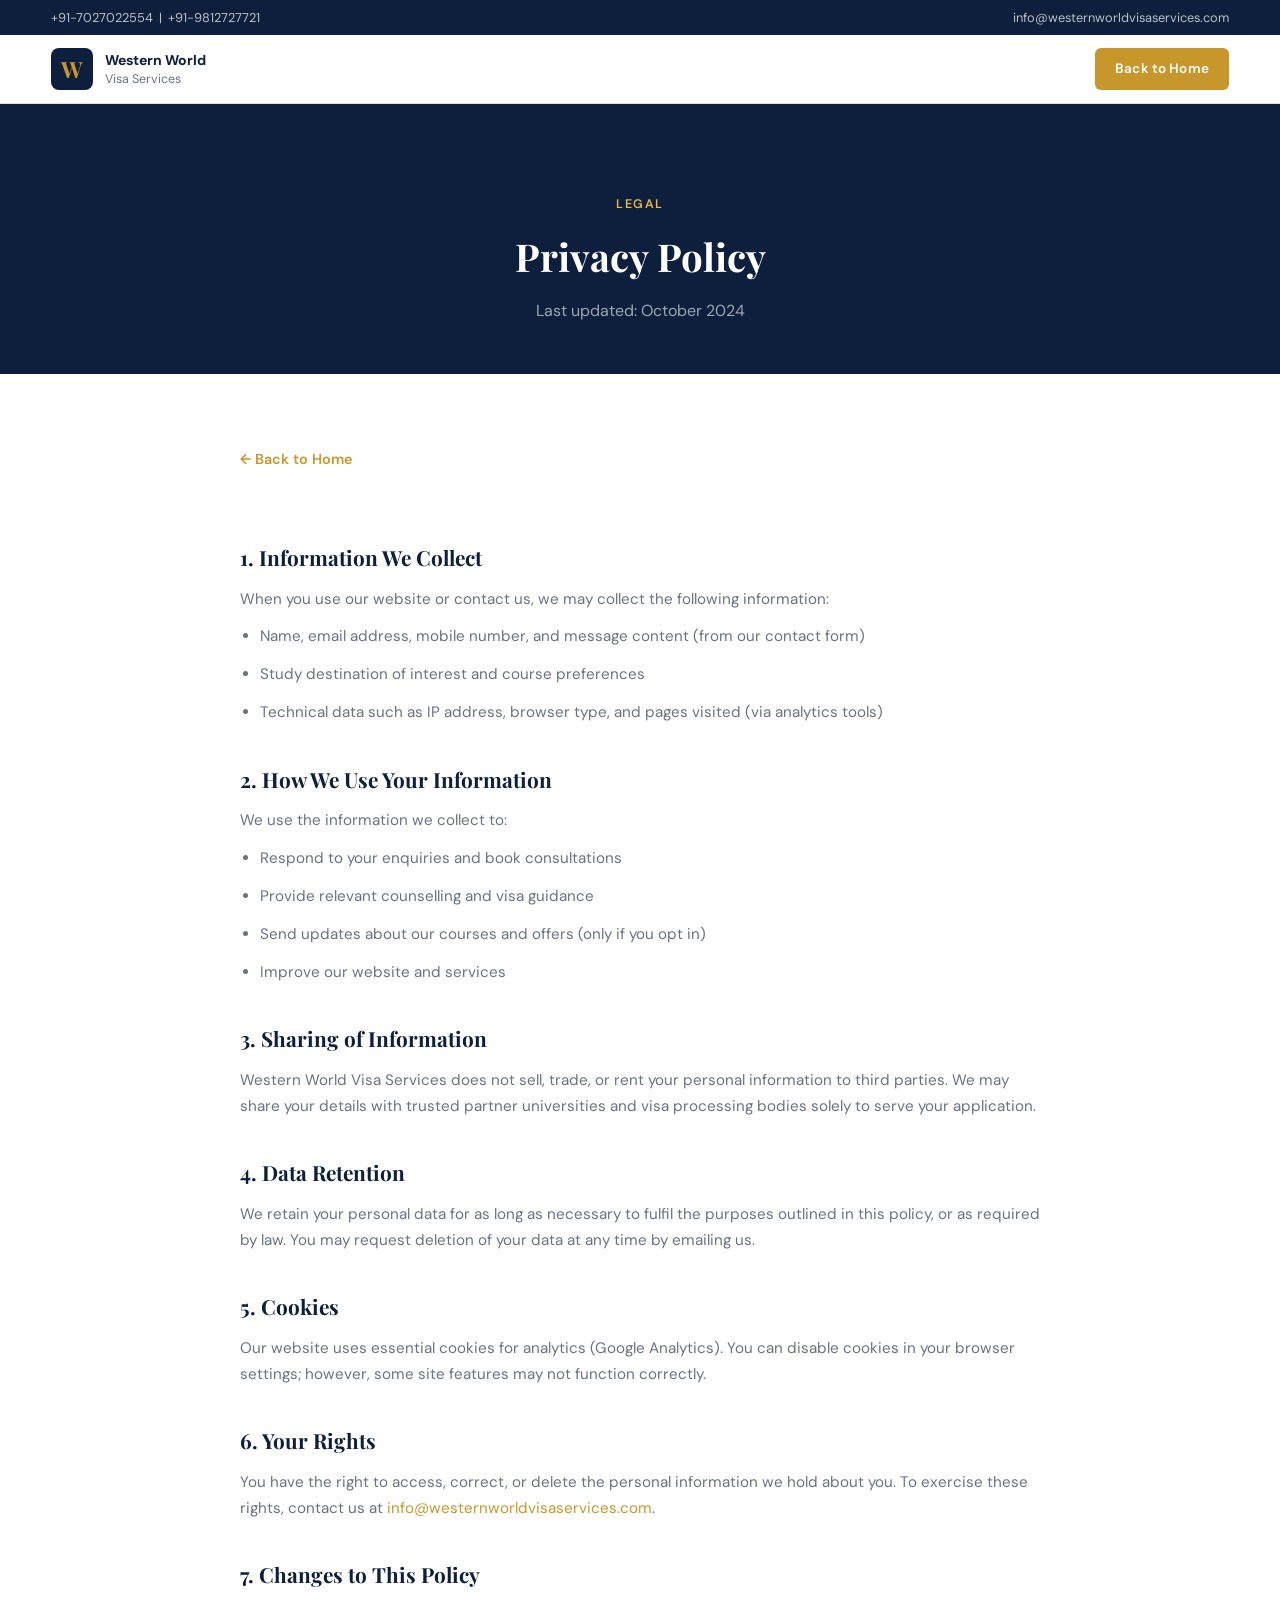
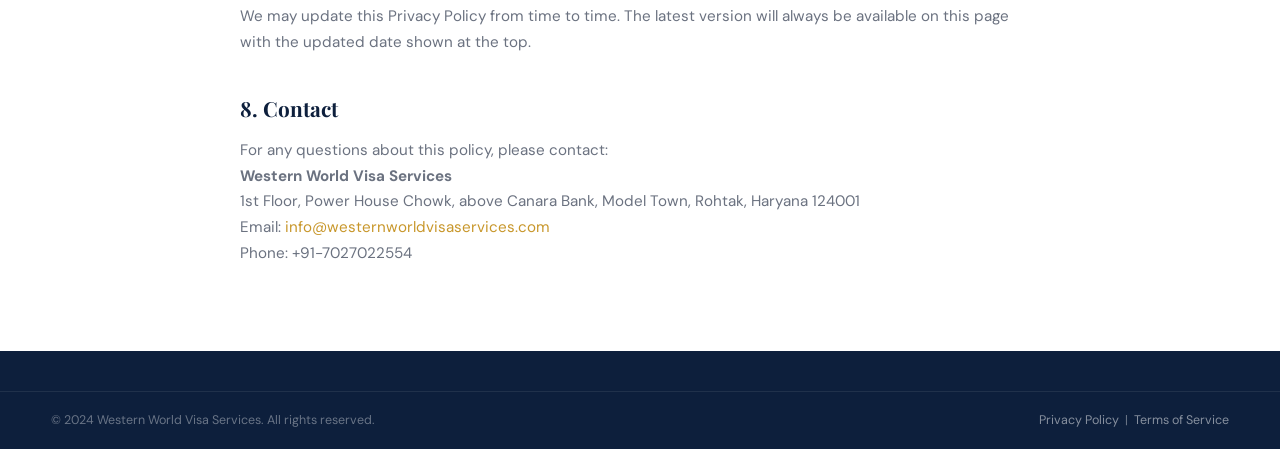
<file: privacy.html>
<!DOCTYPE html>
<html lang="en">
<head>
  <meta charset="UTF-8" />
  <meta name="viewport" content="width=device-width, initial-scale=1.0" />
  <title>Privacy Policy | Western World Visa Services</title>
  <link rel="preconnect" href="https://fonts.googleapis.com" />
  <link rel="preconnect" href="https://fonts.gstatic.com" crossorigin />
  <link href="https://fonts.googleapis.com/css2?family=Playfair+Display:wght@600;700&family=DM+Sans:wght@400;500;600&display=swap" rel="stylesheet" />
  <link rel="stylesheet" href="style.css" />
  <style>
    .policy-hero { background: var(--navy); padding: 80px 0 50px; text-align: center; }
    .policy-hero h1 { font-family: 'Playfair Display', serif; font-size: 2.4rem; color: #fff; }
    .policy-hero p { color: rgba(255,255,255,.6); margin-top: 10px; }
    .policy-body { padding: 72px 0; max-width: 800px; margin: 0 auto; }
    .policy-body h2 { font-family: 'Playfair Display', serif; font-size: 1.3rem; color: var(--navy); margin: 36px 0 12px; }
    .policy-body p, .policy-body li { color: var(--mid-gray); font-size: .95rem; line-height: 1.7; margin-bottom: 12px; }
    .policy-body ul { padding-left: 20px; list-style: disc; }
    .back-link { display: inline-flex; align-items: center; gap: 6px; font-size: .9rem; font-weight: 600; color: var(--gold); margin-bottom: 32px; }
    .back-link:hover { text-decoration: underline; }
  </style>
</head>
<body>
  <div class="topbar">
    <div class="container topbar__inner">
      <span class="topbar__contact">+91-7027022554 &nbsp;|&nbsp; +91-9812727721</span>
      <span class="topbar__email">info@westernworldvisaservices.com</span>
    </div>
  </div>
  <nav class="navbar" style="position:relative; top:auto;">
    <div class="container navbar__inner">
      <a href="index.html" class="navbar__brand">
        <span class="brand-mark">W</span>
        <span class="brand-text">Western World<br><small>Visa Services</small></span>
      </a>
      <a href="index.html" class="btn btn--primary" style="font-size:.85rem; padding:10px 20px;">Back to Home</a>
    </div>
  </nav>

  <div class="policy-hero">
    <div class="container">
      <p class="section__eyebrow" style="color:var(--gold-light)">Legal</p>
      <h1>Privacy Policy</h1>
      <p>Last updated: October 2024</p>
    </div>
  </div>

  <div class="container">
    <div class="policy-body">
      <a href="index.html" class="back-link">&larr; Back to Home</a>

      <h2>1. Information We Collect</h2>
      <p>When you use our website or contact us, we may collect the following information:</p>
      <ul>
        <li>Name, email address, mobile number, and message content (from our contact form)</li>
        <li>Study destination of interest and course preferences</li>
        <li>Technical data such as IP address, browser type, and pages visited (via analytics tools)</li>
      </ul>

      <h2>2. How We Use Your Information</h2>
      <p>We use the information we collect to:</p>
      <ul>
        <li>Respond to your enquiries and book consultations</li>
        <li>Provide relevant counselling and visa guidance</li>
        <li>Send updates about our courses and offers (only if you opt in)</li>
        <li>Improve our website and services</li>
      </ul>

      <h2>3. Sharing of Information</h2>
      <p>Western World Visa Services does not sell, trade, or rent your personal information to third parties. We may share your details with trusted partner universities and visa processing bodies solely to serve your application.</p>

      <h2>4. Data Retention</h2>
      <p>We retain your personal data for as long as necessary to fulfil the purposes outlined in this policy, or as required by law. You may request deletion of your data at any time by emailing us.</p>

      <h2>5. Cookies</h2>
      <p>Our website uses essential cookies for analytics (Google Analytics). You can disable cookies in your browser settings; however, some site features may not function correctly.</p>

      <h2>6. Your Rights</h2>
      <p>You have the right to access, correct, or delete the personal information we hold about you. To exercise these rights, contact us at <a href="mailto:info@westernworldvisaservices.com" style="color:var(--gold)">info@westernworldvisaservices.com</a>.</p>

      <h2>7. Changes to This Policy</h2>
      <p>We may update this Privacy Policy from time to time. The latest version will always be available on this page with the updated date shown at the top.</p>

      <h2>8. Contact</h2>
      <p>For any questions about this policy, please contact:<br>
      <strong>Western World Visa Services</strong><br>
      1st Floor, Power House Chowk, above Canara Bank, Model Town, Rohtak, Haryana 124001<br>
      Email: <a href="mailto:info@westernworldvisaservices.com" style="color:var(--gold)">info@westernworldvisaservices.com</a><br>
      Phone: +91-7027022554</p>
    </div>
  </div>

  <footer class="footer" style="padding-top:40px;">
    <div class="footer__bottom">
      <div class="container footer__bottom-inner">
        <p>&copy; 2024 Western World Visa Services. All rights reserved.</p>
        <p><a href="privacy.html" style="color:rgba(255,255,255,.5)">Privacy Policy</a> &nbsp;|&nbsp; <a href="terms.html" style="color:rgba(255,255,255,.5)">Terms of Service</a></p>
      </div>
    </div>
  </footer>
</body>
</html>
</file>
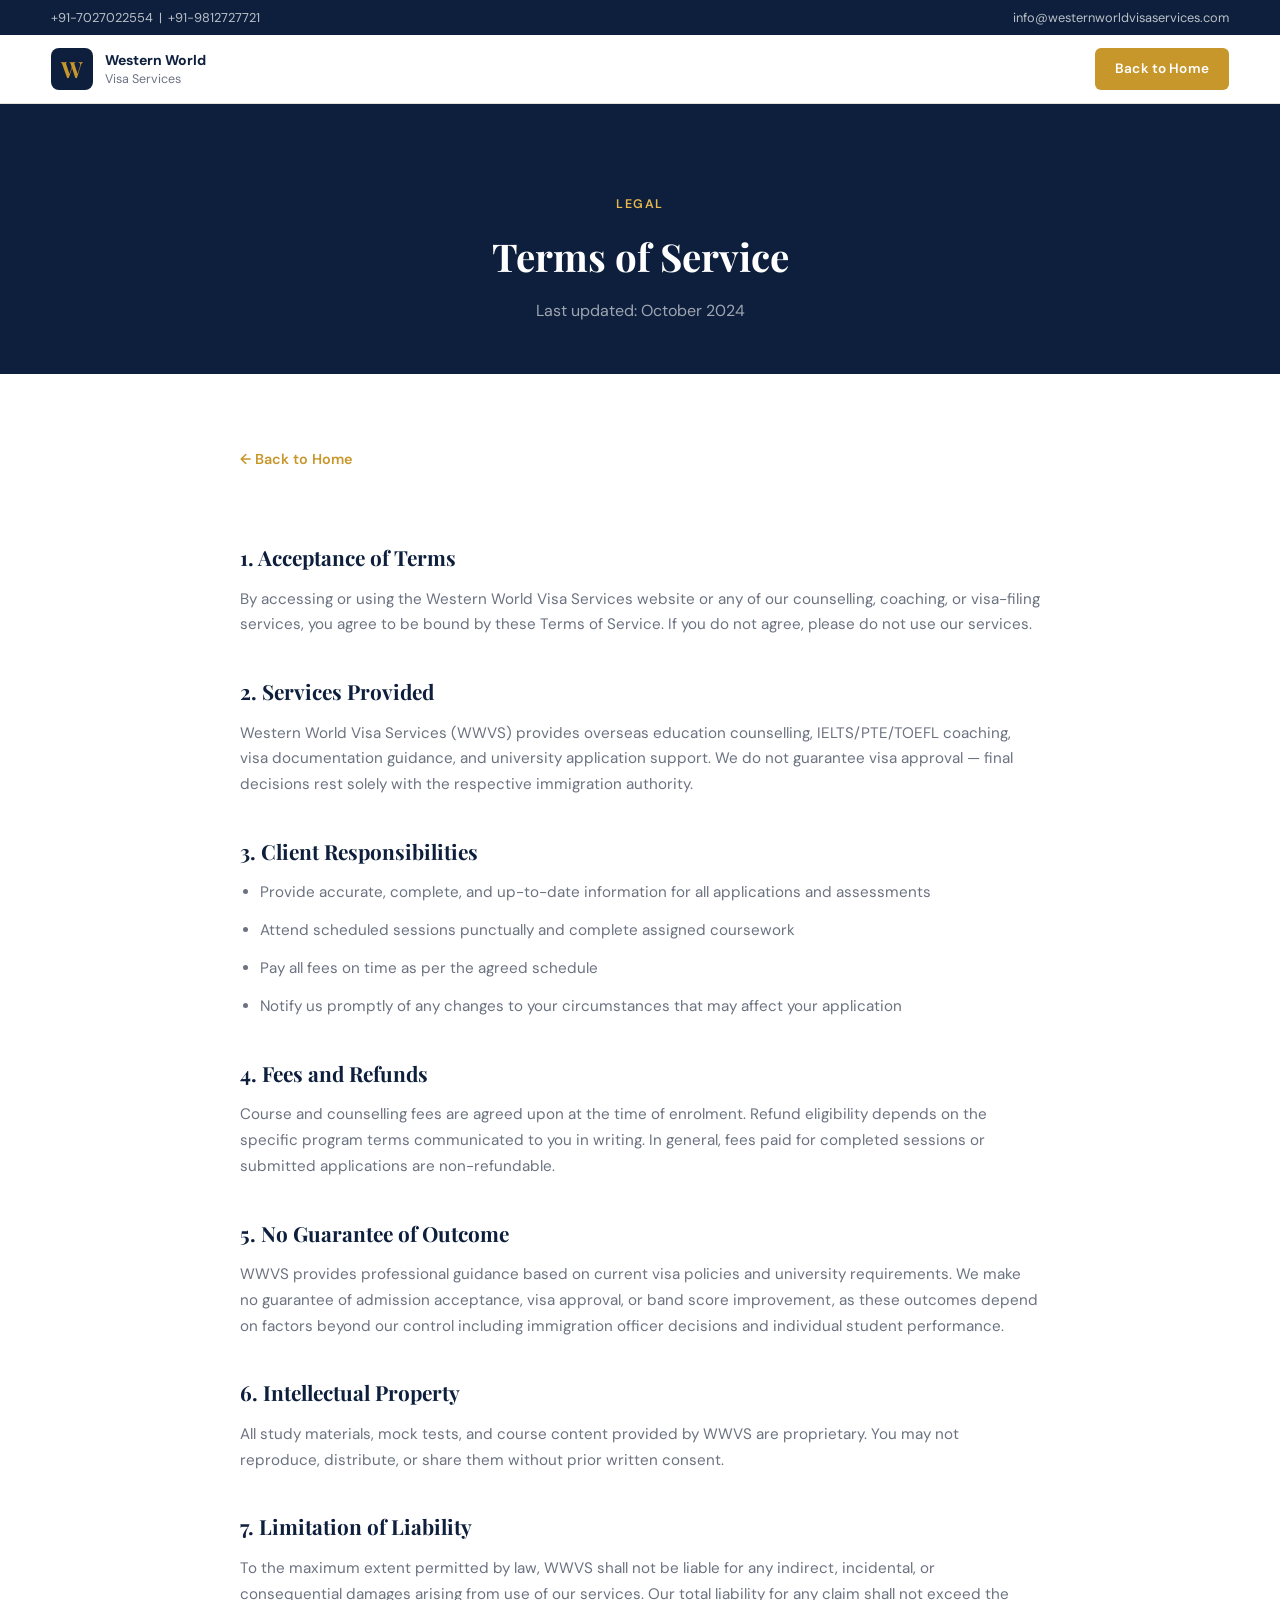
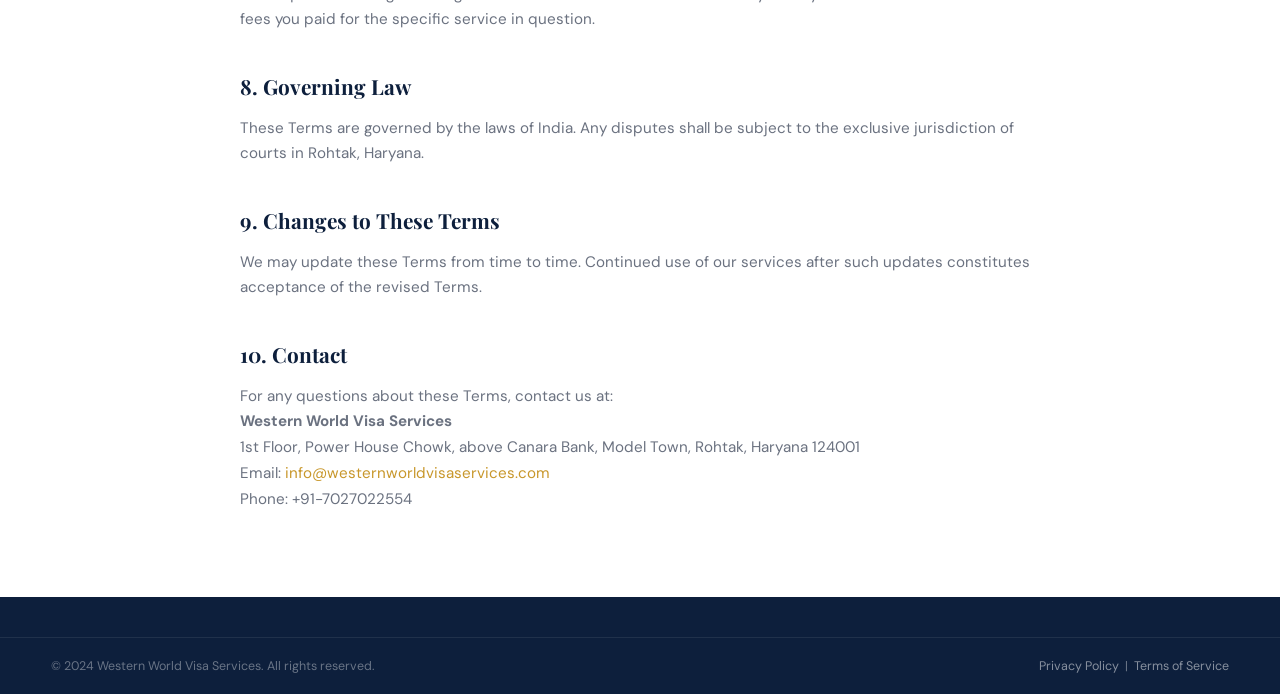
<file: terms.html>
<!DOCTYPE html>
<html lang="en">
<head>
  <meta charset="UTF-8" />
  <meta name="viewport" content="width=device-width, initial-scale=1.0" />
  <title>Terms of Service | Western World Visa Services</title>
  <link rel="preconnect" href="https://fonts.googleapis.com" />
  <link rel="preconnect" href="https://fonts.gstatic.com" crossorigin />
  <link href="https://fonts.googleapis.com/css2?family=Playfair+Display:wght@600;700&family=DM+Sans:wght@400;500;600&display=swap" rel="stylesheet" />
  <link rel="stylesheet" href="style.css" />
  <style>
    .policy-hero { background: var(--navy); padding: 80px 0 50px; text-align: center; }
    .policy-hero h1 { font-family: 'Playfair Display', serif; font-size: 2.4rem; color: #fff; }
    .policy-hero p { color: rgba(255,255,255,.6); margin-top: 10px; }
    .policy-body { padding: 72px 0; max-width: 800px; margin: 0 auto; }
    .policy-body h2 { font-family: 'Playfair Display', serif; font-size: 1.3rem; color: var(--navy); margin: 36px 0 12px; }
    .policy-body p, .policy-body li { color: var(--mid-gray); font-size: .95rem; line-height: 1.7; margin-bottom: 12px; }
    .policy-body ul { padding-left: 20px; list-style: disc; }
    .back-link { display: inline-flex; align-items: center; gap: 6px; font-size: .9rem; font-weight: 600; color: var(--gold); margin-bottom: 32px; }
    .back-link:hover { text-decoration: underline; }
  </style>
</head>
<body>
  <div class="topbar">
    <div class="container topbar__inner">
      <span class="topbar__contact">+91-7027022554 &nbsp;|&nbsp; +91-9812727721</span>
      <span class="topbar__email">info@westernworldvisaservices.com</span>
    </div>
  </div>
  <nav class="navbar" style="position:relative; top:auto;">
    <div class="container navbar__inner">
      <a href="index.html" class="navbar__brand">
        <span class="brand-mark">W</span>
        <span class="brand-text">Western World<br><small>Visa Services</small></span>
      </a>
      <a href="index.html" class="btn btn--primary" style="font-size:.85rem; padding:10px 20px;">Back to Home</a>
    </div>
  </nav>

  <div class="policy-hero">
    <div class="container">
      <p class="section__eyebrow" style="color:var(--gold-light)">Legal</p>
      <h1>Terms of Service</h1>
      <p>Last updated: October 2024</p>
    </div>
  </div>

  <div class="container">
    <div class="policy-body">
      <a href="index.html" class="back-link">&larr; Back to Home</a>

      <h2>1. Acceptance of Terms</h2>
      <p>By accessing or using the Western World Visa Services website or any of our counselling, coaching, or visa-filing services, you agree to be bound by these Terms of Service. If you do not agree, please do not use our services.</p>

      <h2>2. Services Provided</h2>
      <p>Western World Visa Services (WWVS) provides overseas education counselling, IELTS/PTE/TOEFL coaching, visa documentation guidance, and university application support. We do not guarantee visa approval — final decisions rest solely with the respective immigration authority.</p>

      <h2>3. Client Responsibilities</h2>
      <ul>
        <li>Provide accurate, complete, and up-to-date information for all applications and assessments</li>
        <li>Attend scheduled sessions punctually and complete assigned coursework</li>
        <li>Pay all fees on time as per the agreed schedule</li>
        <li>Notify us promptly of any changes to your circumstances that may affect your application</li>
      </ul>

      <h2>4. Fees and Refunds</h2>
      <p>Course and counselling fees are agreed upon at the time of enrolment. Refund eligibility depends on the specific program terms communicated to you in writing. In general, fees paid for completed sessions or submitted applications are non-refundable.</p>

      <h2>5. No Guarantee of Outcome</h2>
      <p>WWVS provides professional guidance based on current visa policies and university requirements. We make no guarantee of admission acceptance, visa approval, or band score improvement, as these outcomes depend on factors beyond our control including immigration officer decisions and individual student performance.</p>

      <h2>6. Intellectual Property</h2>
      <p>All study materials, mock tests, and course content provided by WWVS are proprietary. You may not reproduce, distribute, or share them without prior written consent.</p>

      <h2>7. Limitation of Liability</h2>
      <p>To the maximum extent permitted by law, WWVS shall not be liable for any indirect, incidental, or consequential damages arising from use of our services. Our total liability for any claim shall not exceed the fees you paid for the specific service in question.</p>

      <h2>8. Governing Law</h2>
      <p>These Terms are governed by the laws of India. Any disputes shall be subject to the exclusive jurisdiction of courts in Rohtak, Haryana.</p>

      <h2>9. Changes to These Terms</h2>
      <p>We may update these Terms from time to time. Continued use of our services after such updates constitutes acceptance of the revised Terms.</p>

      <h2>10. Contact</h2>
      <p>For any questions about these Terms, contact us at:<br>
      <strong>Western World Visa Services</strong><br>
      1st Floor, Power House Chowk, above Canara Bank, Model Town, Rohtak, Haryana 124001<br>
      Email: <a href="mailto:info@westernworldvisaservices.com" style="color:var(--gold)">info@westernworldvisaservices.com</a><br>
      Phone: +91-7027022554</p>
    </div>
  </div>

  <footer class="footer" style="padding-top:40px;">
    <div class="footer__bottom">
      <div class="container footer__bottom-inner">
        <p>&copy; 2024 Western World Visa Services. All rights reserved.</p>
        <p><a href="privacy.html" style="color:rgba(255,255,255,.5)">Privacy Policy</a> &nbsp;|&nbsp; <a href="terms.html" style="color:rgba(255,255,255,.5)">Terms of Service</a></p>
      </div>
    </div>
  </footer>
</body>
</html>
</file>
<file: style.css>
/* ================================================
   WESTERN WORLD VISA SERVICES — MODERN REDESIGN
   Palette: Navy #0D1F3C · Gold #C8972B · Off-white #F7F4EF
   Font: Playfair Display (headings) + DM Sans (body)
   ================================================ */

/* ─── RESET & BASE ─── */
*, *::before, *::after { box-sizing: border-box; margin: 0; padding: 0; }
html { scroll-behavior: smooth; }
body {
  font-family: 'DM Sans', system-ui, sans-serif;
  font-size: 16px;
  line-height: 1.65;
  color: #1a1a2e;
  background: #fff;
  overflow-x: hidden;
}
img { display: block; max-width: 100%; }
a { color: inherit; text-decoration: none; }
ul { list-style: none; }
button { cursor: pointer; border: none; background: none; font: inherit; }
input, select, textarea {
  font: inherit;
  width: 100%;
  border: 1.5px solid #ddd;
  border-radius: 6px;
  padding: 11px 14px;
  transition: border-color .2s, box-shadow .2s;
  background: #fff;
  color: #1a1a2e;
}
input:focus, select:focus, textarea:focus {
  outline: none;
  border-color: #C8972B;
  box-shadow: 0 0 0 3px rgba(200,151,43,.12);
}
textarea { resize: vertical; }

/* ─── TOKENS ─── */
:root {
  --navy: #0D1F3C;
  --navy-mid: #1a2f54;
  --gold: #C8972B;
  --gold-light: #e8b84b;
  --off-white: #F7F4EF;
  --mid-gray: #6b7280;
  --border: #e5e1d8;
  --radius: 10px;
  --transition: .35s cubic-bezier(.4,0,.2,1);
  --shadow-sm: 0 2px 12px rgba(0,0,0,.07);
  --shadow-md: 0 8px 32px rgba(0,0,0,.1);
  --shadow-lg: 0 20px 60px rgba(0,0,0,.13);
}

/* ─── CONTAINER ─── */
.container { width: 92%; max-width: 1200px; margin: 0 auto; }

/* ─── SECTION SPACING ─── */
.section { padding: 96px 0; }
.bg-tinted { background: var(--off-white); }

/* ─── SECTION HEADER ─── */
.section__header { text-align: center; max-width: 680px; margin: 0 auto 56px; }
.section__eyebrow {
  font-size: .78rem;
  font-weight: 600;
  letter-spacing: .12em;
  text-transform: uppercase;
  color: var(--gold);
  margin-bottom: 10px;
}
.section__heading {
  font-family: 'Playfair Display', serif;
  font-size: clamp(1.8rem, 3vw, 2.6rem);
  line-height: 1.2;
  color: var(--navy);
  margin-bottom: 14px;
}
.section__sub { color: var(--mid-gray); font-size: 1rem; }
.mt-6 { margin-top: 1.5rem; display: inline-block; }

/* ─── BUTTONS ─── */
.btn {
  display: inline-flex;
  align-items: center;
  gap: 8px;
  padding: 13px 28px;
  border-radius: 6px;
  font-weight: 600;
  font-size: .95rem;
  letter-spacing: .01em;
  transition: var(--transition);
  white-space: nowrap;
}
.btn--primary {
  background: var(--gold);
  color: #fff;
}
.btn--primary:hover { background: var(--gold-light); transform: translateY(-2px); box-shadow: 0 8px 24px rgba(200,151,43,.32); }
.btn--ghost {
  background: transparent;
  color: #fff;
  border: 1.5px solid rgba(255,255,255,.5);
}
.btn--ghost:hover { background: rgba(255,255,255,.1); border-color: #fff; }
.btn--outline {
  background: transparent;
  color: var(--navy);
  border: 1.5px solid var(--border);
}
.btn--outline:hover { border-color: var(--gold); color: var(--gold); transform: translateY(-2px); }
.btn--full { width: 100%; justify-content: center; }

/* ─── ANIMATIONS ─── */
.reveal {
  opacity: 0;
  transform: translateY(28px);
  transition: opacity .6s ease, transform .6s ease;
}
.reveal.delay-1 { transition-delay: .1s; }
.reveal.delay-2 { transition-delay: .2s; }
.reveal.delay-3 { transition-delay: .3s; }
.reveal.delay-4 { transition-delay: .4s; }
.reveal.visible { opacity: 1; transform: translateY(0); }

/* ─── TOP BAR ─── */
.topbar {
  background: var(--navy);
  color: rgba(255,255,255,.72);
  font-size: .8rem;
  padding: 7px 0;
}
.topbar__inner {
  display: flex;
  align-items: center;
  gap: 24px;
  flex-wrap: wrap;
  justify-content: space-between;
}
.topbar__contact, .topbar__email {
  display: flex;
  align-items: center;
  gap: 6px;
}
.topbar__social { display: flex; gap: 14px; margin-left: auto; }
.topbar__social a { opacity: .7; transition: opacity .2s; }
.topbar__social a:hover { opacity: 1; }

/* ─── NAVBAR ─── */
.navbar {
  position: sticky;
  top: 0;
  z-index: 900;
  background: #fff;
  border-bottom: 1px solid var(--border);
  transition: box-shadow .3s;
}
.navbar.scrolled { box-shadow: var(--shadow-md); }
.navbar__inner {
  display: flex;
  align-items: center;
  justify-content: space-between;
  height: 68px;
  gap: 32px;
}
.navbar__brand {
  display: flex;
  align-items: center;
  gap: 12px;
  flex-shrink: 0;
}
.brand-mark {
  width: 42px; height: 42px;
  background: var(--navy);
  color: var(--gold);
  font-family: 'Playfair Display', serif;
  font-size: 1.4rem;
  font-weight: 700;
  border-radius: 8px;
  display: grid;
  place-items: center;
  flex-shrink: 0;
}
.brand-text {
  font-weight: 700;
  font-size: .88rem;
  line-height: 1.3;
  color: var(--navy);
}
.brand-text small { font-weight: 400; color: var(--mid-gray); font-size: .78rem; }
.navbar__links {
  display: flex;
  align-items: center;
  gap: 4px;
  margin-left: auto;
}
.navbar__links > li { position: relative; }
.navbar__links > li > a {
  display: block;
  padding: 8px 12px;
  font-size: .9rem;
  font-weight: 500;
  color: var(--navy);
  border-radius: 5px;
  transition: color .2s, background .2s;
}
.navbar__links > li > a:hover, .navbar__links > li.active > a { color: var(--gold); }
.nav-cta {
  background: var(--gold) !important;
  color: #fff !important;
  padding: 9px 20px !important;
  border-radius: 6px !important;
  font-weight: 600 !important;
  transition: var(--transition) !important;
}
.nav-cta:hover { background: var(--gold-light) !important; }

/* Sub-menu */
.has-sub .sub-menu {
  position: absolute;
  top: calc(100% + 8px);
  left: 0;
  min-width: 210px;
  background: #fff;
  border: 1px solid var(--border);
  border-radius: var(--radius);
  box-shadow: var(--shadow-lg);
  opacity: 0;
  pointer-events: none;
  transform: translateY(8px);
  transition: opacity .2s, transform .2s;
  z-index: 999;
}
.has-sub:hover .sub-menu { opacity: 1; pointer-events: auto; transform: translateY(0); }
.sub-menu li a {
  display: block;
  padding: 10px 18px;
  font-size: .88rem;
  color: var(--navy);
  transition: background .15s, color .15s;
}
.sub-menu li a:hover { background: var(--off-white); color: var(--gold); }

/* Burger */
.navbar__burger {
  display: none;
  flex-direction: column;
  gap: 5px;
  padding: 6px;
}
.navbar__burger span {
  display: block;
  width: 24px; height: 2px;
  background: var(--navy);
  border-radius: 2px;
  transition: var(--transition);
}
.navbar__burger.open span:nth-child(1) { transform: translateY(7px) rotate(45deg); }
.navbar__burger.open span:nth-child(2) { opacity: 0; }
.navbar__burger.open span:nth-child(3) { transform: translateY(-7px) rotate(-45deg); }

/* ─── HERO ─── */
.hero {
  position: relative;
  min-height: 88vh;
  display: flex;
  align-items: center;
  overflow: hidden;
}
.hero__bg {
  position: absolute;
  inset: 0;
  background: linear-gradient(135deg, var(--navy) 0%, #1a3a6e 100%);
}
.hero__overlay {
  position: absolute;
  inset: 0;
  background: url('https://images.unsplash.com/photo-1501854140801-50d01698950b?w=1800&q=75') center/cover no-repeat;
  opacity: .1;
}
.hero__particles { position: absolute; inset: 0; overflow: hidden; }
.hero__content {
  position: relative;
  z-index: 2;
  color: #fff;
  padding: 100px 0 80px;
  max-width: 680px;
}
.hero__eyebrow {
  font-size: .8rem;
  letter-spacing: .14em;
  text-transform: uppercase;
  color: var(--gold);
  margin-bottom: 16px;
  font-weight: 600;
}
.hero__headline {
  font-family: 'Playfair Display', serif;
  font-size: clamp(2.2rem, 4.5vw, 3.8rem);
  line-height: 1.1;
  margin-bottom: 22px;
  color: #fff;
}
.hero__accent { color: var(--gold-light); font-style: italic; }
.hero__sub { font-size: 1.05rem; color: rgba(255,255,255,.82); max-width: 560px; margin-bottom: 34px; }
.hero__actions { display: flex; gap: 14px; flex-wrap: wrap; margin-bottom: 52px; }
.hero__stats {
  display: flex;
  align-items: center;
  gap: 0;
  background: rgba(255,255,255,.07);
  border: 1px solid rgba(255,255,255,.14);
  border-radius: 10px;
  padding: 18px 24px;
  width: fit-content;
  flex-wrap: wrap;
}
.stat {
  display: flex;
  flex-direction: column;
  align-items: center;
  padding: 0 24px;
}
.stat:first-child { padding-left: 0; }
.stat__num {
  font-family: 'Playfair Display', serif;
  font-size: 1.8rem;
  font-weight: 700;
  color: #fff;
  line-height: 1;
}
.stat__plus { font-size: 1.2rem; color: var(--gold-light); font-weight: 700; margin-left: 2px; }
.stat__label { font-size: .72rem; color: rgba(255,255,255,.6); margin-top: 4px; text-transform: uppercase; letter-spacing: .06em; }
.stat__divider { width: 1px; height: 40px; background: rgba(255,255,255,.2); }
.hero__scroll-hint {
  position: absolute;
  bottom: 36px;
  left: 50%;
  transform: translateX(-50%);
  z-index: 3;
}
.hero__scroll-hint span {
  display: block;
  width: 24px; height: 38px;
  border: 2px solid rgba(255,255,255,.4);
  border-radius: 12px;
  position: relative;
}
.hero__scroll-hint span::before {
  content: '';
  position: absolute;
  top: 6px;
  left: 50%;
  transform: translateX(-50%);
  width: 4px; height: 8px;
  background: rgba(255,255,255,.7);
  border-radius: 2px;
  animation: scrollDot 1.8s ease infinite;
}
@keyframes scrollDot {
  0% { transform: translateX(-50%) translateY(0); opacity: 1; }
  80% { transform: translateX(-50%) translateY(14px); opacity: 0; }
  100% { transform: translateX(-50%) translateY(0); opacity: 0; }
}

/* Particles */
.particle {
  position: absolute;
  border-radius: 50%;
  background: rgba(200,151,43,.25);
  animation: float linear infinite;
}
@keyframes float {
  from { transform: translateY(100vh) scale(0); opacity: 0; }
  10% { opacity: 1; }
  90% { opacity: 1; }
  to { transform: translateY(-10vh) scale(1); opacity: 0; }
}

/* ─── STRIP ─── */
.strip {
  background: #fff;
  padding: 0;
  position: relative;
  z-index: 10;
  margin-top: -1px;
  border-top: 4px solid var(--gold);
}
.strip__grid {
  display: grid;
  grid-template-columns: repeat(3, 1fr);
  gap: 0;
}
.strip__card {
  padding: 40px 36px;
  border-right: 1px solid var(--border);
  transition: background .25s;
}
.strip__card:last-child { border-right: none; }
.strip__card:hover { background: var(--off-white); }
.strip__icon {
  width: 52px; height: 52px;
  background: var(--off-white);
  border-radius: 10px;
  display: grid;
  place-items: center;
  color: var(--gold);
  margin-bottom: 18px;
  transition: background .25s, color .25s;
}
.strip__card:hover .strip__icon { background: var(--navy); color: var(--gold-light); }
.strip__card h3 { font-size: 1rem; font-weight: 700; color: var(--navy); margin-bottom: 8px; }
.strip__card p { font-size: .88rem; color: var(--mid-gray); line-height: 1.55; }

/* ─── ABOUT ─── */
.about__grid {
  display: grid;
  grid-template-columns: 1fr 1fr;
  gap: 72px;
  align-items: center;
}
.about__image-frame {
  position: relative;
  border-radius: 14px;
  overflow: hidden;
}
.about__img { width: 100%; height: 480px; object-fit: cover; border-radius: 14px; }
.about__badge {
  position: absolute;
  bottom: 28px; right: -24px;
  background: var(--gold);
  color: #fff;
  border-radius: 10px;
  padding: 16px 22px;
  text-align: center;
  box-shadow: var(--shadow-md);
}
.badge__num {
  display: block;
  font-family: 'Playfair Display', serif;
  font-size: 2rem;
  font-weight: 700;
  line-height: 1;
}
.badge__num sup { font-size: .9rem; }
.badge__label { font-size: .7rem; letter-spacing: .08em; text-transform: uppercase; opacity: .9; margin-top: 4px; display: block; }

.about__text .section__eyebrow { text-align: left; }
.about__text .section__heading { text-align: left; }
.about__text p { color: var(--mid-gray); margin-bottom: 16px; }
.about__pillars { margin-top: 24px; display: flex; flex-direction: column; gap: 14px; }
.about__pillars li { display: flex; gap: 14px; align-items: flex-start; }
.pillar__dot {
  width: 8px; height: 8px;
  background: var(--gold);
  border-radius: 50%;
  flex-shrink: 0;
  margin-top: 8px;
}

/* ─── DESTINATIONS ─── */
.destinations { background: var(--off-white); }
.destinations__grid {
  display: grid;
  grid-template-columns: repeat(4, 1fr);
  gap: 20px;
}
.dest-card {
  background: #fff;
  border: 1px solid var(--border);
  border-radius: var(--radius);
  padding: 28px 24px 22px;
  transition: var(--transition);
  animation-delay: var(--delay);
}
.dest-card:hover { transform: translateY(-6px); box-shadow: var(--shadow-md); border-color: var(--gold); }
.dest-card__flag { font-size: 2.2rem; margin-bottom: 12px; }
.dest-card h3 { font-size: 1rem; font-weight: 700; color: var(--navy); margin-bottom: 8px; }
.dest-card p { font-size: .82rem; color: var(--mid-gray); line-height: 1.5; margin-bottom: 14px; }
.dest-card__link { font-size: .82rem; font-weight: 600; color: var(--gold); }
.dest-card__link:hover { text-decoration: underline; }

/* ─── COURSES ─── */
.courses__tabs {
  display: flex;
  gap: 4px;
  border-bottom: 2px solid var(--border);
  margin-bottom: 40px;
  flex-wrap: wrap;
}
.tab {
  padding: 11px 24px;
  font-size: .9rem;
  font-weight: 600;
  color: var(--mid-gray);
  border-bottom: 3px solid transparent;
  margin-bottom: -2px;
  transition: color .2s, border-color .2s;
}
.tab.active, .tab:hover { color: var(--navy); border-bottom-color: var(--gold); }
.courses__panels .panel { display: none; }
.courses__panels .panel.active {
  display: grid;
  grid-template-columns: repeat(auto-fit, minmax(280px, 1fr));
  gap: 24px;
}
.course-card {
  background: #fff;
  border: 1px solid var(--border);
  border-radius: var(--radius);
  padding: 28px;
  display: flex;
  flex-direction: column;
  gap: 20px;
  transition: var(--transition);
  position: relative;
}
.course-card:hover { box-shadow: var(--shadow-md); border-color: var(--gold); transform: translateY(-4px); }
.course-card__badge {
  display: inline-block;
  font-size: .7rem;
  font-weight: 700;
  letter-spacing: .1em;
  text-transform: uppercase;
  background: var(--off-white);
  color: var(--navy);
  padding: 4px 12px;
  border-radius: 20px;
  width: fit-content;
}
.course-card__badge.popular { background: var(--gold); color: #fff; }
.course-card__body h3 { font-size: 1.1rem; font-weight: 700; color: var(--navy); margin-bottom: 8px; }
.course-card__body p { font-size: .88rem; color: var(--mid-gray); }
.course-card__meta {
  display: flex;
  gap: 8px;
  flex-wrap: wrap;
  margin-top: 14px;
}
.course-card__meta span {
  font-size: .75rem;
  font-weight: 600;
  padding: 4px 12px;
  background: var(--off-white);
  border-radius: 20px;
  color: var(--navy);
}

/* ─── PROCESS ─── */
.process { background: var(--navy); }
.process .section__eyebrow { color: var(--gold-light); }
.process .section__heading { color: #fff; }
.process .section__header { color: #fff; }
.process__steps {
  display: flex;
  align-items: flex-start;
  gap: 0;
  margin-top: 60px;
  flex-wrap: wrap;
}
.process__step {
  flex: 1 1 200px;
  display: flex;
  flex-direction: column;
  gap: 16px;
  animation-delay: var(--delay);
}
.step__num {
  font-family: 'Playfair Display', serif;
  font-size: 3rem;
  font-weight: 700;
  color: rgba(200,151,43,.3);
  line-height: 1;
}
.step__content h3 { font-size: 1rem; font-weight: 700; color: #fff; margin-bottom: 8px; }
.step__content p { font-size: .88rem; color: rgba(255,255,255,.6); }
.process__connector {
  flex: 0 0 40px;
  height: 2px;
  background: rgba(200,151,43,.3);
  margin-top: 28px;
  position: relative;
  top: -4px;
}

/* ─── COUNTER BAND ─── */
.counter-band {
  background: var(--gold);
  padding: 52px 0;
}
.counter-band__grid {
  display: grid;
  grid-template-columns: repeat(4, 1fr);
  gap: 20px;
}
.counter-item {
  text-align: center;
  color: #fff;
}
.counter-item__num {
  font-family: 'Playfair Display', serif;
  font-size: 2.8rem;
  font-weight: 700;
  line-height: 1;
}
.counter-item__plus { font-size: 1.6rem; font-weight: 700; }
.counter-item__label {
  display: block;
  font-size: .75rem;
  text-transform: uppercase;
  letter-spacing: .1em;
  margin-top: 8px;
  opacity: .85;
  font-weight: 600;
}

/* ─── FAQ ─── */
.faq__inner { max-width: 780px; margin: 0 auto; }
.faq__list { display: flex; flex-direction: column; gap: 2px; }
.faq__item { border: 1px solid var(--border); border-radius: var(--radius); overflow: hidden; transition: box-shadow .2s; }
.faq__item:hover { box-shadow: var(--shadow-sm); }
.faq__q {
  width: 100%;
  display: flex;
  align-items: center;
  justify-content: space-between;
  padding: 20px 24px;
  font-size: .95rem;
  font-weight: 600;
  color: var(--navy);
  text-align: left;
  gap: 12px;
  transition: background .2s;
}
.faq__q:hover, .faq__q[aria-expanded="true"] { background: var(--off-white); }
.faq__icon {
  width: 22px; height: 22px;
  flex-shrink: 0;
  border-radius: 50%;
  background: var(--navy);
  position: relative;
  transition: transform .3s, background .2s;
}
.faq__icon::before, .faq__icon::after {
  content: '';
  position: absolute;
  top: 50%; left: 50%;
  transform: translate(-50%, -50%);
  background: #fff;
  border-radius: 2px;
}
.faq__icon::before { width: 10px; height: 2px; }
.faq__icon::after { width: 2px; height: 10px; transition: transform .3s; }
.faq__q[aria-expanded="true"] .faq__icon { background: var(--gold); }
.faq__q[aria-expanded="true"] .faq__icon::after { transform: translate(-50%, -50%) rotate(90deg); }
.faq__a {
  max-height: 0;
  overflow: hidden;
  transition: max-height .4s ease, padding .3s;
  padding: 0 24px;
}
.faq__a.open { max-height: 400px; padding: 4px 24px 20px; }
.faq__a p, .faq__a ul { font-size: .9rem; color: var(--mid-gray); }
.faq__a ul { padding-left: 18px; list-style: disc; display: flex; flex-direction: column; gap: 6px; }

/* ─── CONTACT ─── */
.contact { background: var(--off-white); }
.contact__grid {
  display: grid;
  grid-template-columns: 1fr 1fr;
  gap: 72px;
  align-items: start;
}
.contact__info .section__eyebrow, .contact__info .section__heading { text-align: left; }
.contact__info > p { color: var(--mid-gray); margin-bottom: 32px; }
.contact__details { display: flex; flex-direction: column; gap: 20px; margin-bottom: 32px; }
.contact__detail { display: flex; gap: 14px; align-items: flex-start; font-size: .9rem; color: var(--mid-gray); }
.contact__detail strong { display: block; color: var(--navy); margin-bottom: 2px; }
.contact__detail a { color: var(--mid-gray); transition: color .2s; }
.contact__detail a:hover { color: var(--gold); }
.contact__icon {
  width: 38px; height: 38px;
  background: #fff;
  border: 1px solid var(--border);
  border-radius: 8px;
  display: grid;
  place-items: center;
  color: var(--gold);
  flex-shrink: 0;
}
.contact__map {
  border-radius: var(--radius);
  overflow: hidden;
  border: 1px solid var(--border);
}
.contact__map iframe { width: 100%; height: 220px; border: none; display: block; }

/* FORM */
.form {
  background: #fff;
  border: 1px solid var(--border);
  border-radius: 14px;
  padding: 40px;
}
.form__title {
  font-family: 'Playfair Display', serif;
  font-size: 1.4rem;
  color: var(--navy);
  margin-bottom: 28px;
  padding-bottom: 16px;
  border-bottom: 1px solid var(--border);
}
.form__group { margin-bottom: 18px; }
.form__group label { display: block; font-size: .82rem; font-weight: 600; color: var(--navy); margin-bottom: 6px; }
.form__group label span { color: var(--gold); }
.form__row { display: grid; grid-template-columns: 1fr 1fr; gap: 16px; }
.form__note { text-align: center; font-size: .78rem; color: var(--mid-gray); margin-top: 12px; }

/* ─── FOOTER ─── */
.footer { background: var(--navy); color: rgba(255,255,255,.7); padding: 72px 0 0; }
.footer__grid {
  display: grid;
  grid-template-columns: 2fr 1fr 1fr 1fr;
  gap: 48px;
  padding-bottom: 56px;
}
.footer__brand { display: flex; flex-direction: column; gap: 16px; }
.footer__brand .navbar__brand { pointer-events: none; }
.footer__tagline { font-size: .85rem; line-height: 1.6; color: rgba(255,255,255,.55); max-width: 300px; margin-top: 4px; }
.footer__social { display: flex; gap: 12px; margin-top: 4px; }
.footer__social a {
  width: 34px; height: 34px;
  background: rgba(255,255,255,.08);
  border-radius: 6px;
  display: grid;
  place-items: center;
  color: rgba(255,255,255,.6);
  transition: background .2s, color .2s;
}
.footer__social a:hover { background: var(--gold); color: #fff; }
.footer__col h4 { font-size: .82rem; font-weight: 700; letter-spacing: .1em; text-transform: uppercase; color: rgba(255,255,255,.9); margin-bottom: 18px; }
.footer__col ul { display: flex; flex-direction: column; gap: 9px; }
.footer__col a { font-size: .86rem; color: rgba(255,255,255,.5); transition: color .2s; }
.footer__col a:hover { color: var(--gold-light); }
.footer__bottom {
  border-top: 1px solid rgba(255,255,255,.08);
  padding: 18px 0;
}
.footer__bottom-inner {
  display: flex;
  justify-content: space-between;
  align-items: center;
  gap: 16px;
  flex-wrap: wrap;
  font-size: .78rem;
  color: rgba(255,255,255,.38);
}

/* ─── WHATSAPP FLOAT ─── */
.whatsapp-btn {
  position: fixed;
  bottom: 28px;
  right: 24px;
  z-index: 999;
  width: 52px; height: 52px;
  background: #25D366;
  border-radius: 50%;
  display: grid;
  place-items: center;
  color: #fff;
  box-shadow: 0 4px 20px rgba(37,211,102,.45);
  transition: transform .25s, box-shadow .25s;
  animation: pulseWA 2.5s ease infinite;
}
.whatsapp-btn:hover { transform: scale(1.1); box-shadow: 0 6px 28px rgba(37,211,102,.55); animation: none; }
@keyframes pulseWA {
  0%, 100% { box-shadow: 0 4px 20px rgba(37,211,102,.45); }
  50% { box-shadow: 0 4px 36px rgba(37,211,102,.7); }
}

/* ─── RESPONSIVE ─── */
@media (max-width: 1024px) {
  .destinations__grid { grid-template-columns: repeat(2, 1fr); }
  .footer__grid { grid-template-columns: 1fr 1fr; gap: 36px; }
  .footer__brand { grid-column: span 2; }
  .about__grid { grid-template-columns: 1fr; gap: 48px; }
  .about__badge { right: 0; }
}

@media (max-width: 768px) {
  .topbar__inner { flex-direction: column; align-items: flex-start; gap: 6px; }
  .topbar__social { margin-left: 0; }
  .navbar__burger { display: flex; }
  .navbar__links {
    position: fixed;
    top: 0; right: -100%;
    width: 280px;
    height: 100vh;
    background: #fff;
    flex-direction: column;
    align-items: flex-start;
    padding: 80px 24px 32px;
    gap: 2px;
    overflow-y: auto;
    box-shadow: -4px 0 32px rgba(0,0,0,.12);
    transition: right .35s cubic-bezier(.4,0,.2,1);
    z-index: 800;
  }
  .navbar__links.open { right: 0; }
  .navbar__links > li { width: 100%; }
  .navbar__links > li > a { padding: 12px 16px; width: 100%; }
  .sub-menu {
    position: static;
    opacity: 1;
    transform: none;
    box-shadow: none;
    border: none;
    background: var(--off-white);
    border-radius: 8px;
    margin: 4px 0;
    pointer-events: auto;
    display: none;
  }
  .has-sub.open .sub-menu { display: block; }
  .strip__grid { grid-template-columns: 1fr; }
  .strip__card { border-right: none; border-bottom: 1px solid var(--border); }
  .strip__card:last-child { border-bottom: none; }
  .hero__stats { padding: 14px 16px; gap: 8px; }
  .stat { padding: 0 14px; }
  .stat__divider { height: 30px; }
  .process__steps { flex-direction: column; }
  .process__connector { width: 2px; height: 32px; align-self: flex-start; margin-left: 28px; margin-top: 0; top: 0; }
  .counter-band__grid { grid-template-columns: repeat(2, 1fr); gap: 28px; }
  .contact__grid { grid-template-columns: 1fr; gap: 40px; }
  .footer__grid { grid-template-columns: 1fr 1fr; }
  .footer__brand { grid-column: span 2; }
  .form { padding: 28px 20px; }
  .form__row { grid-template-columns: 1fr; }
  .destinations__grid { grid-template-columns: repeat(2, 1fr); }
}

@media (max-width: 480px) {
  .hero__headline { font-size: 2rem; }
  .hero__stats { flex-wrap: wrap; }
  .stat { flex: 0 0 45%; }
  .stat__divider { display: none; }
  .destinations__grid { grid-template-columns: 1fr; }
  .footer__grid { grid-template-columns: 1fr; }
  .footer__brand { grid-column: 1; }
  .navbar__links { width: 100%; }
}
</file>
